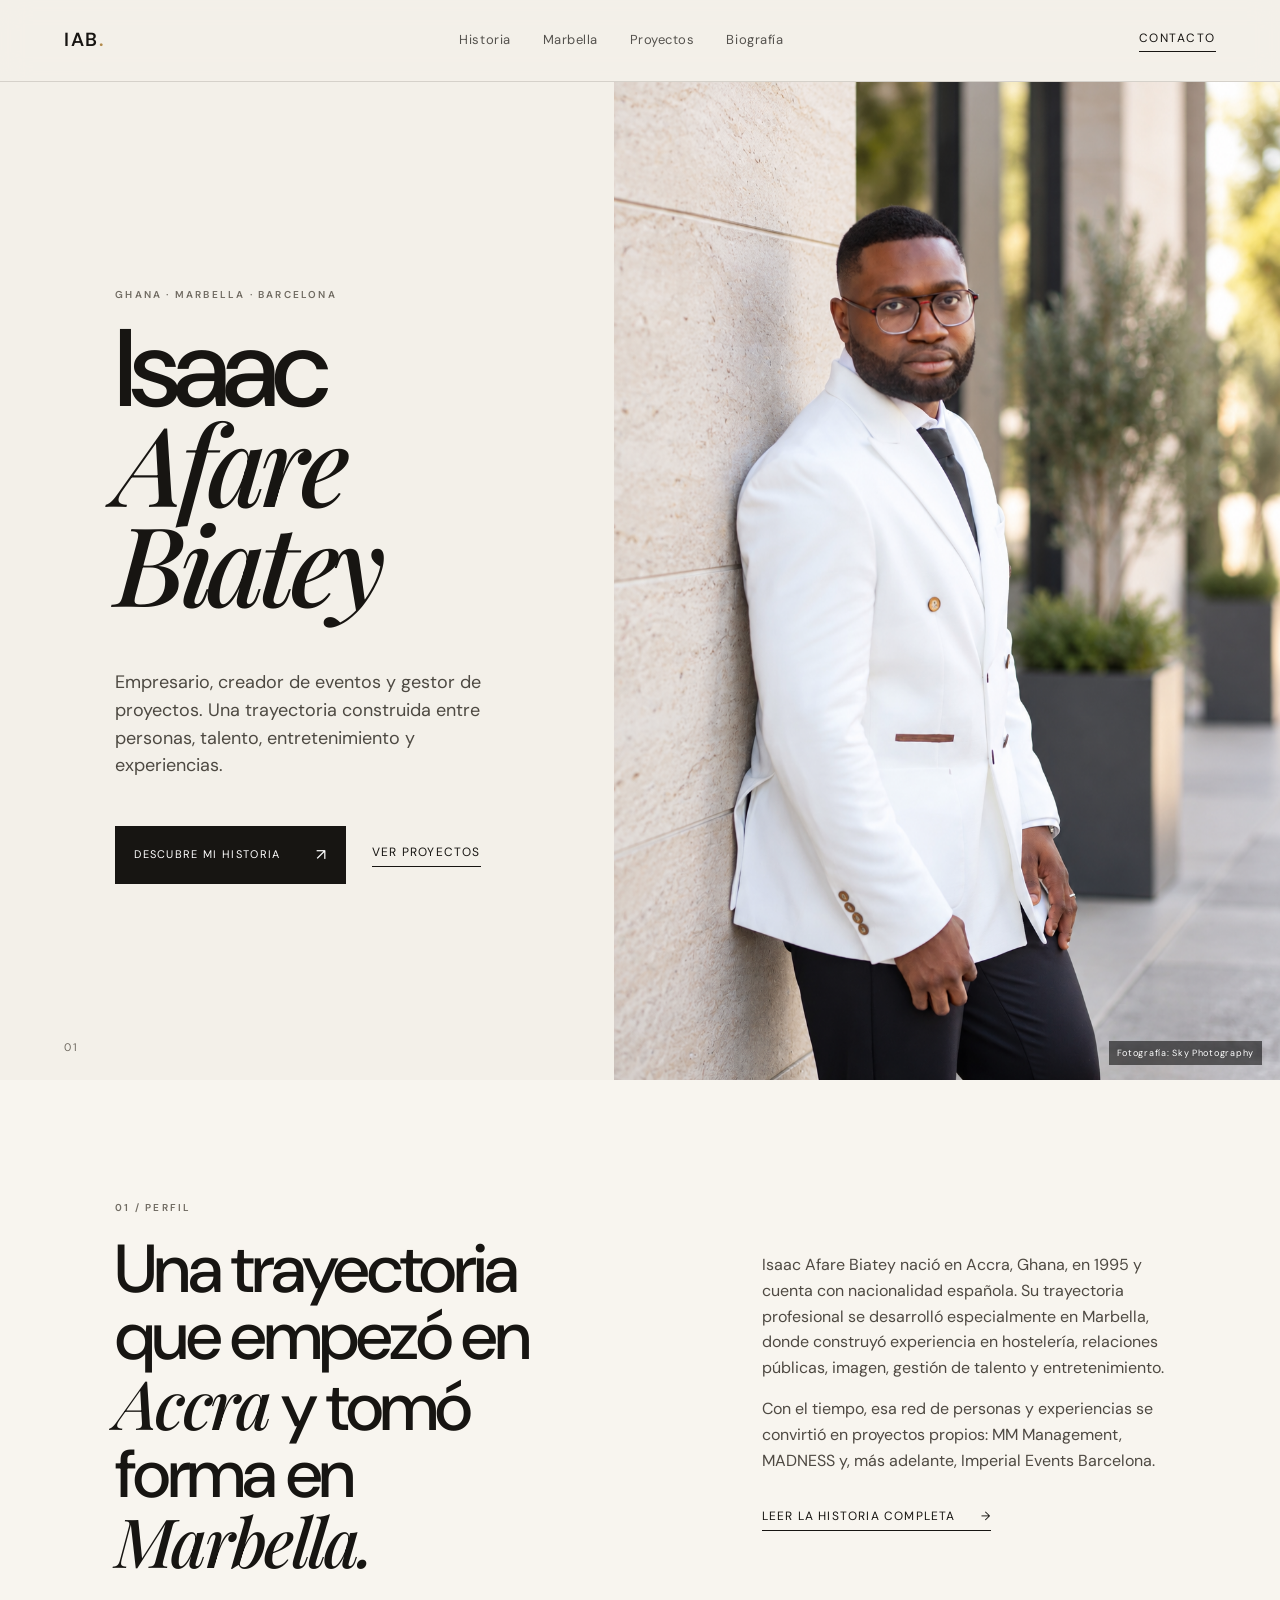
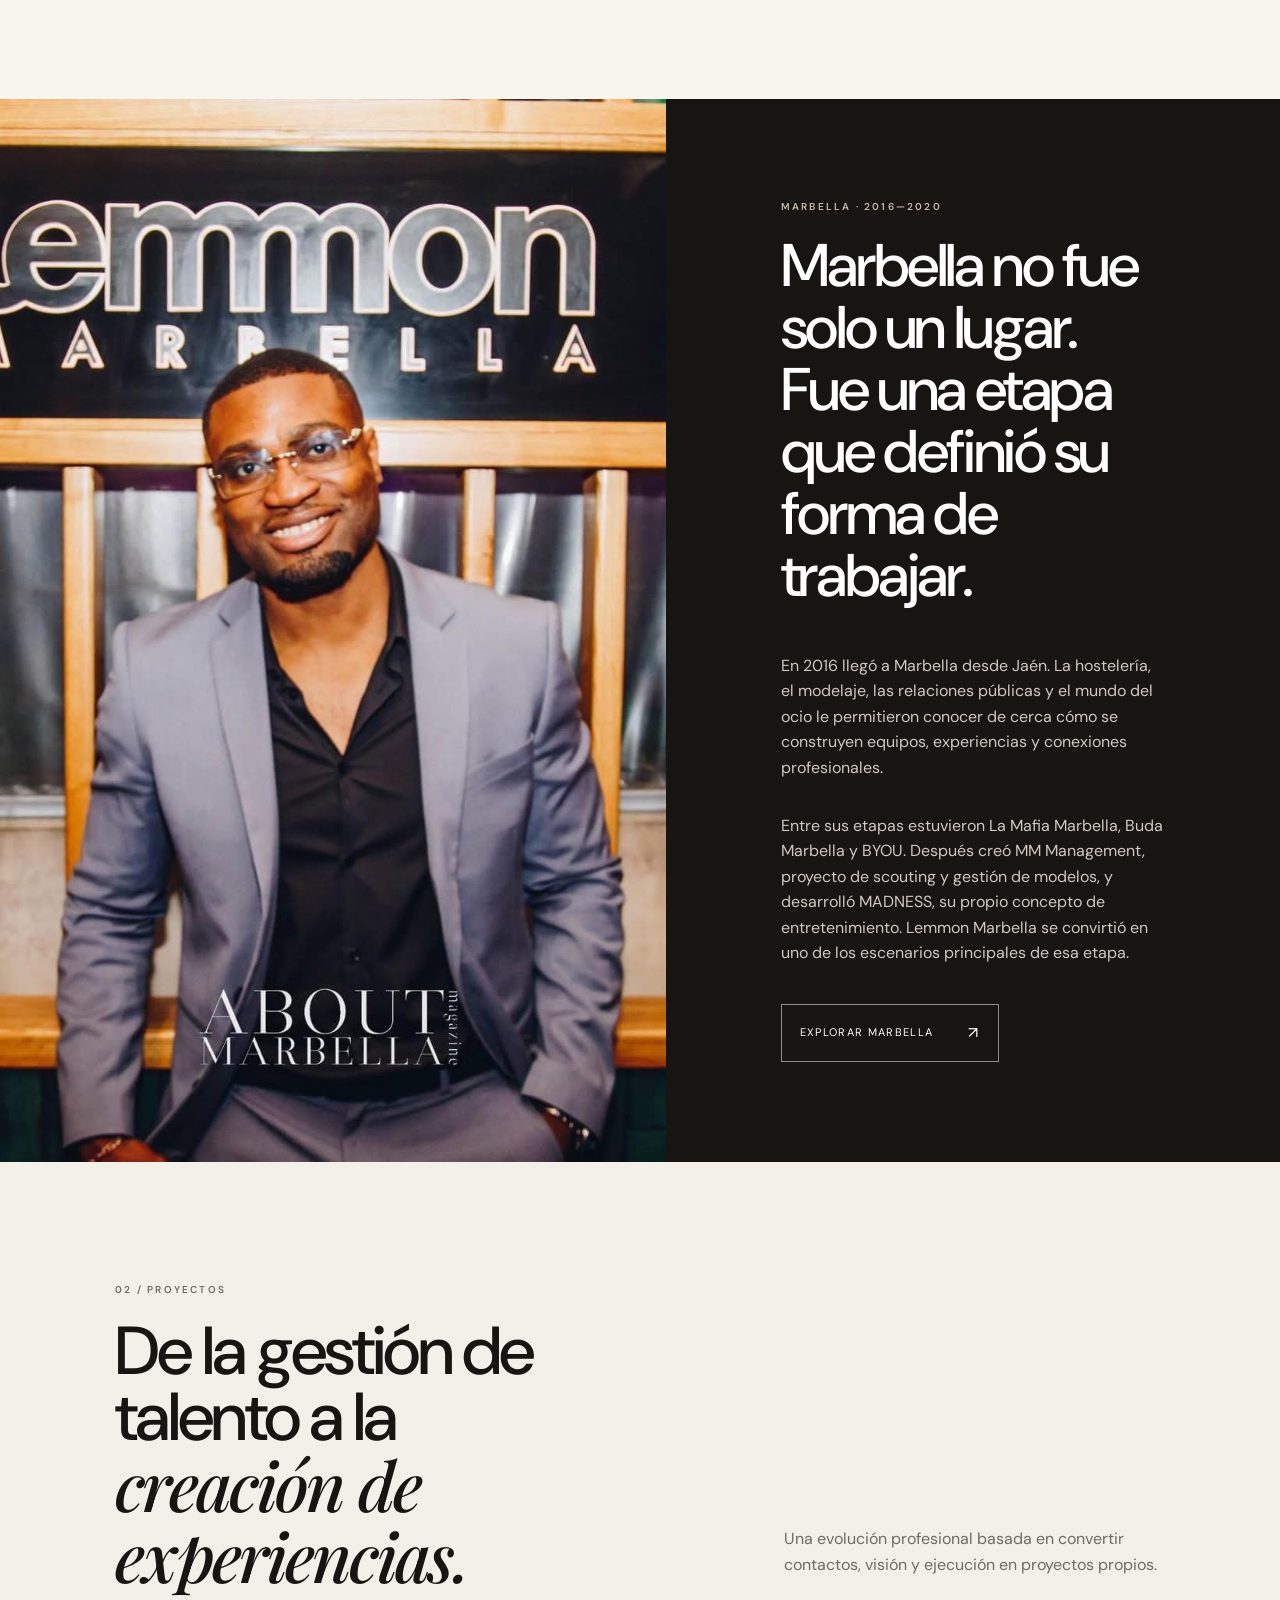
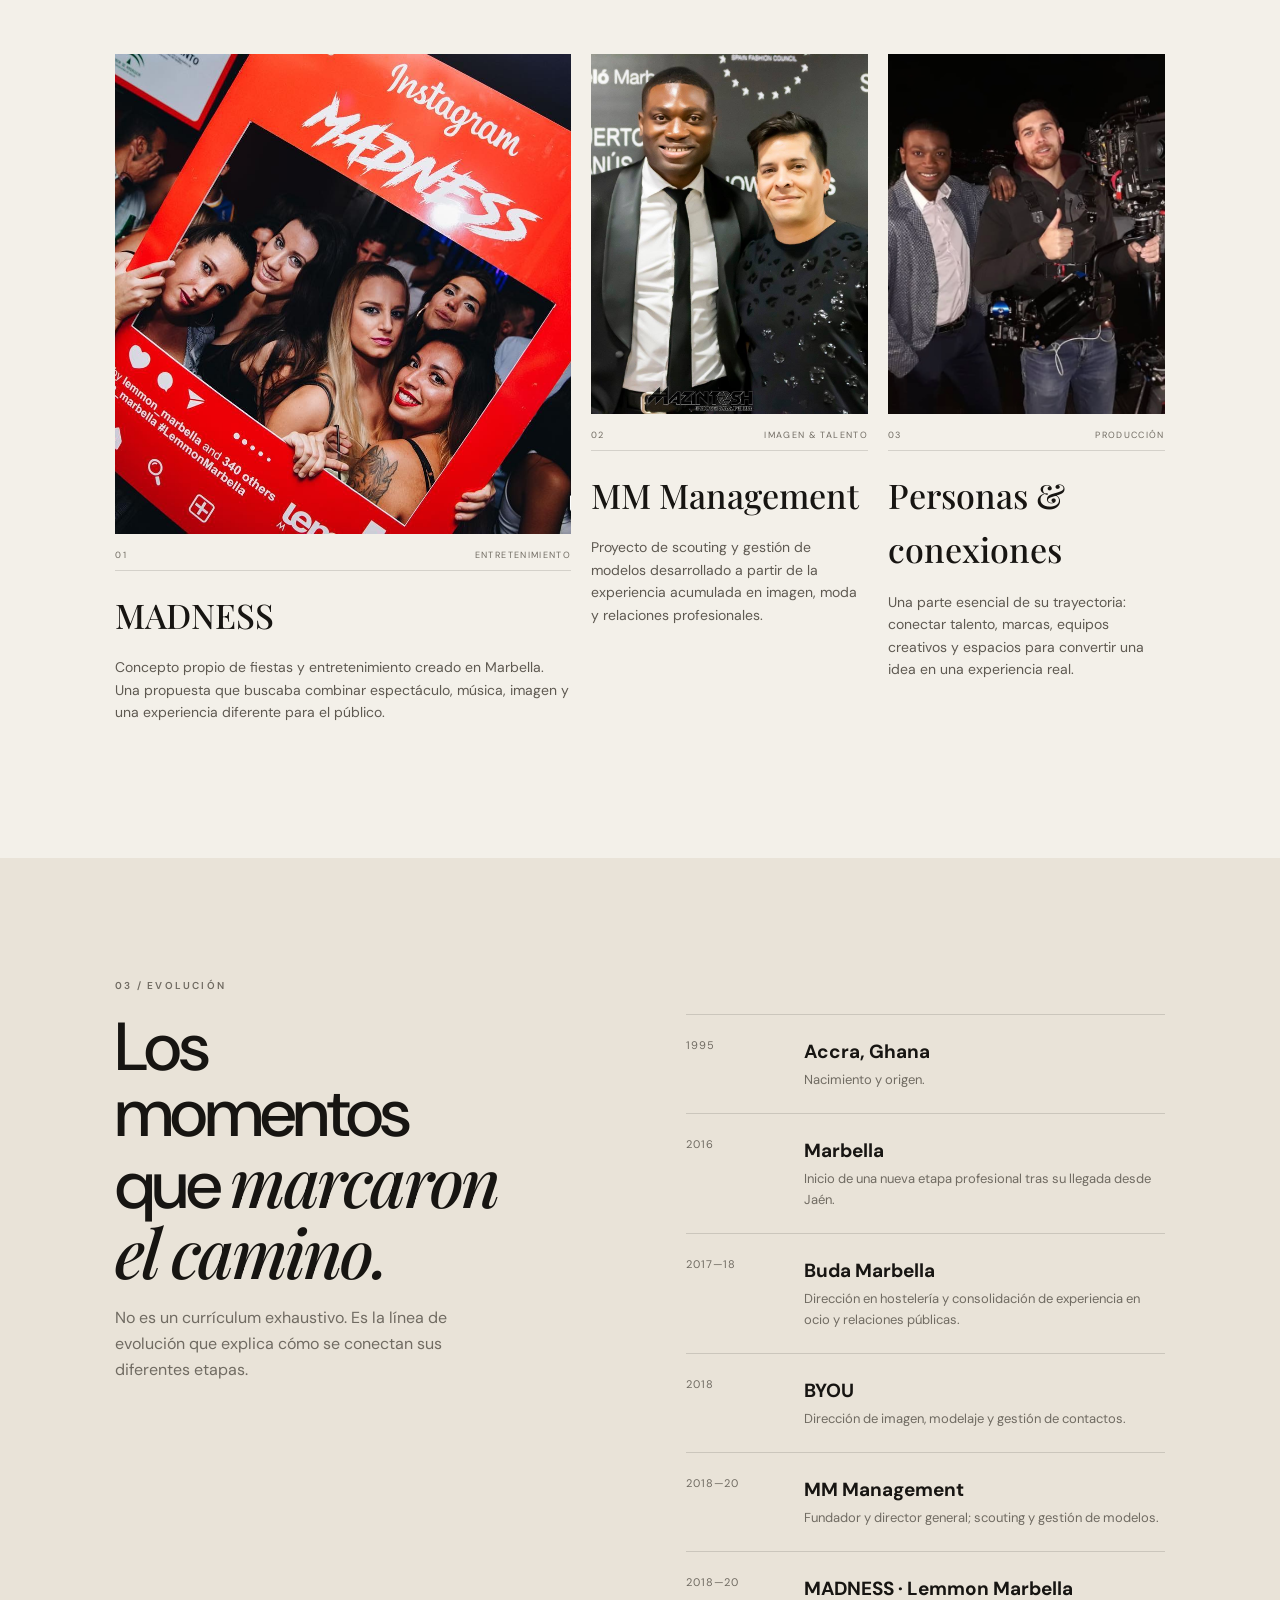
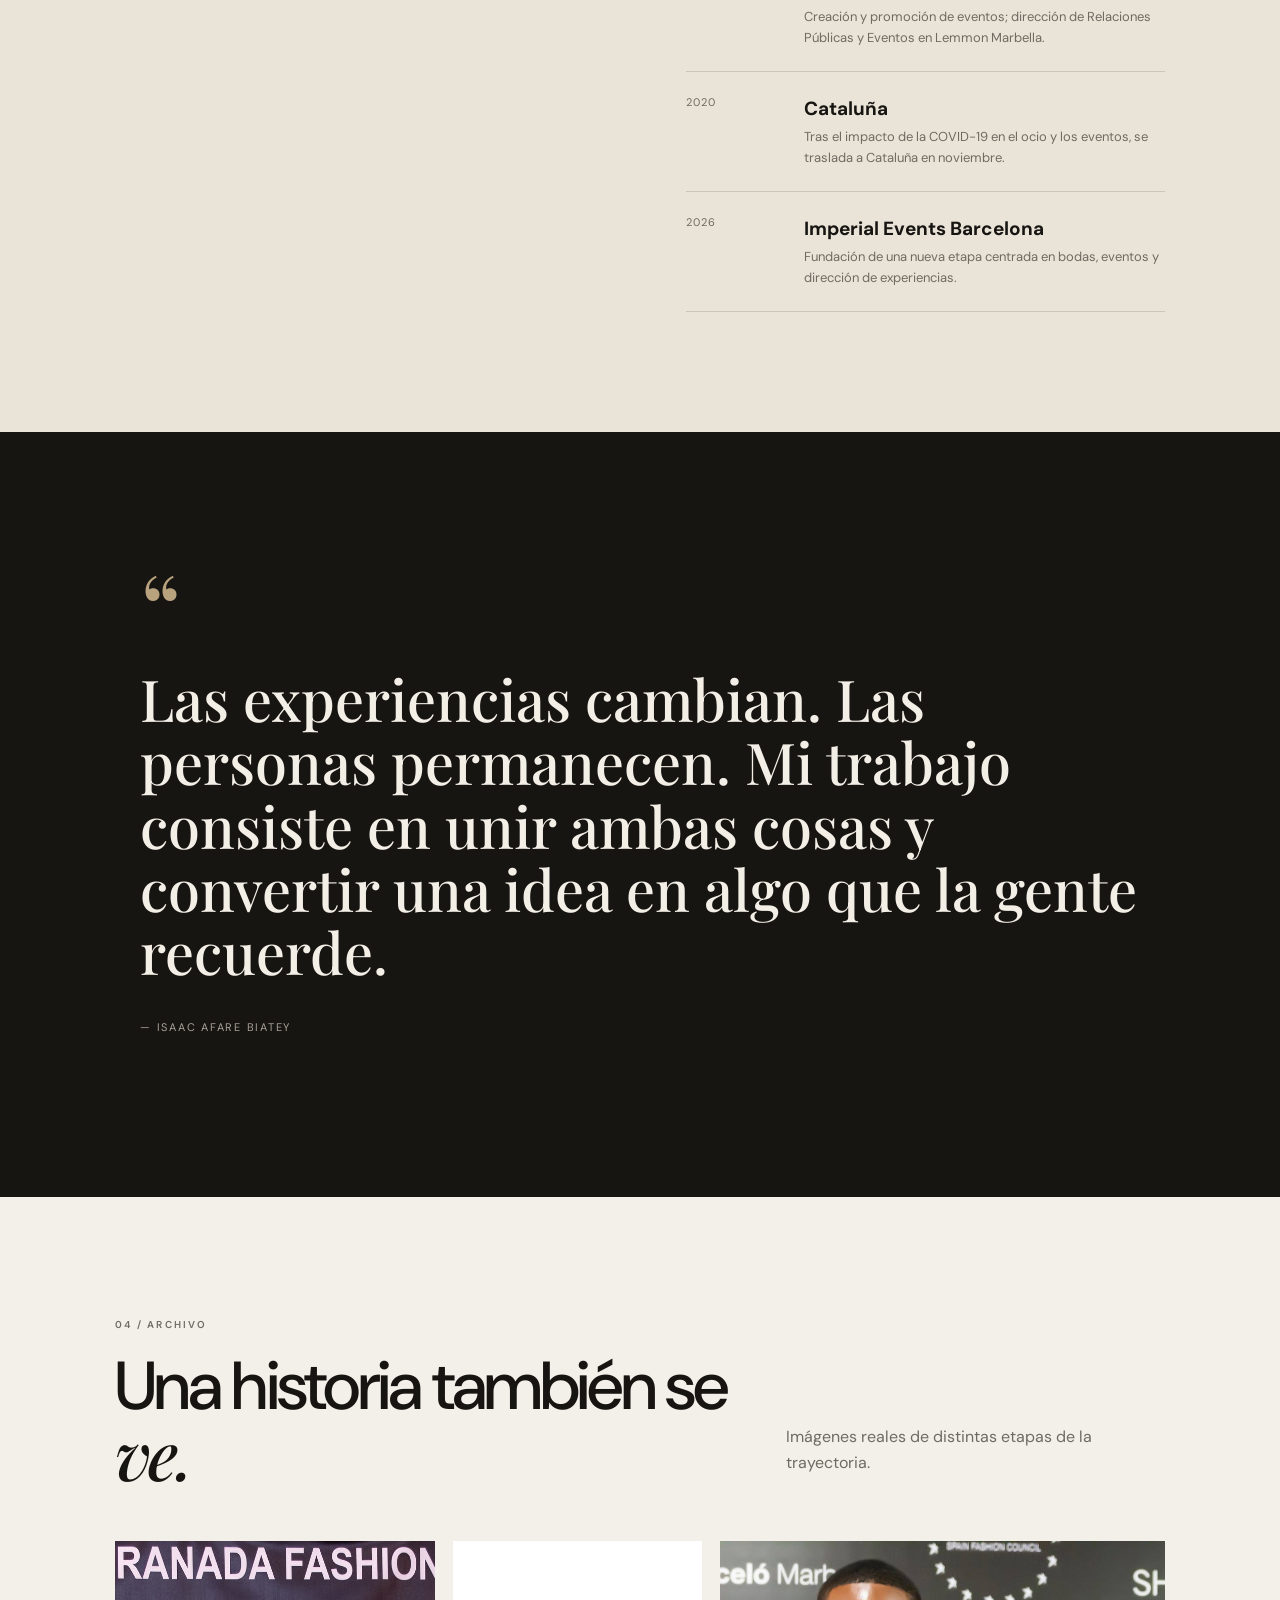
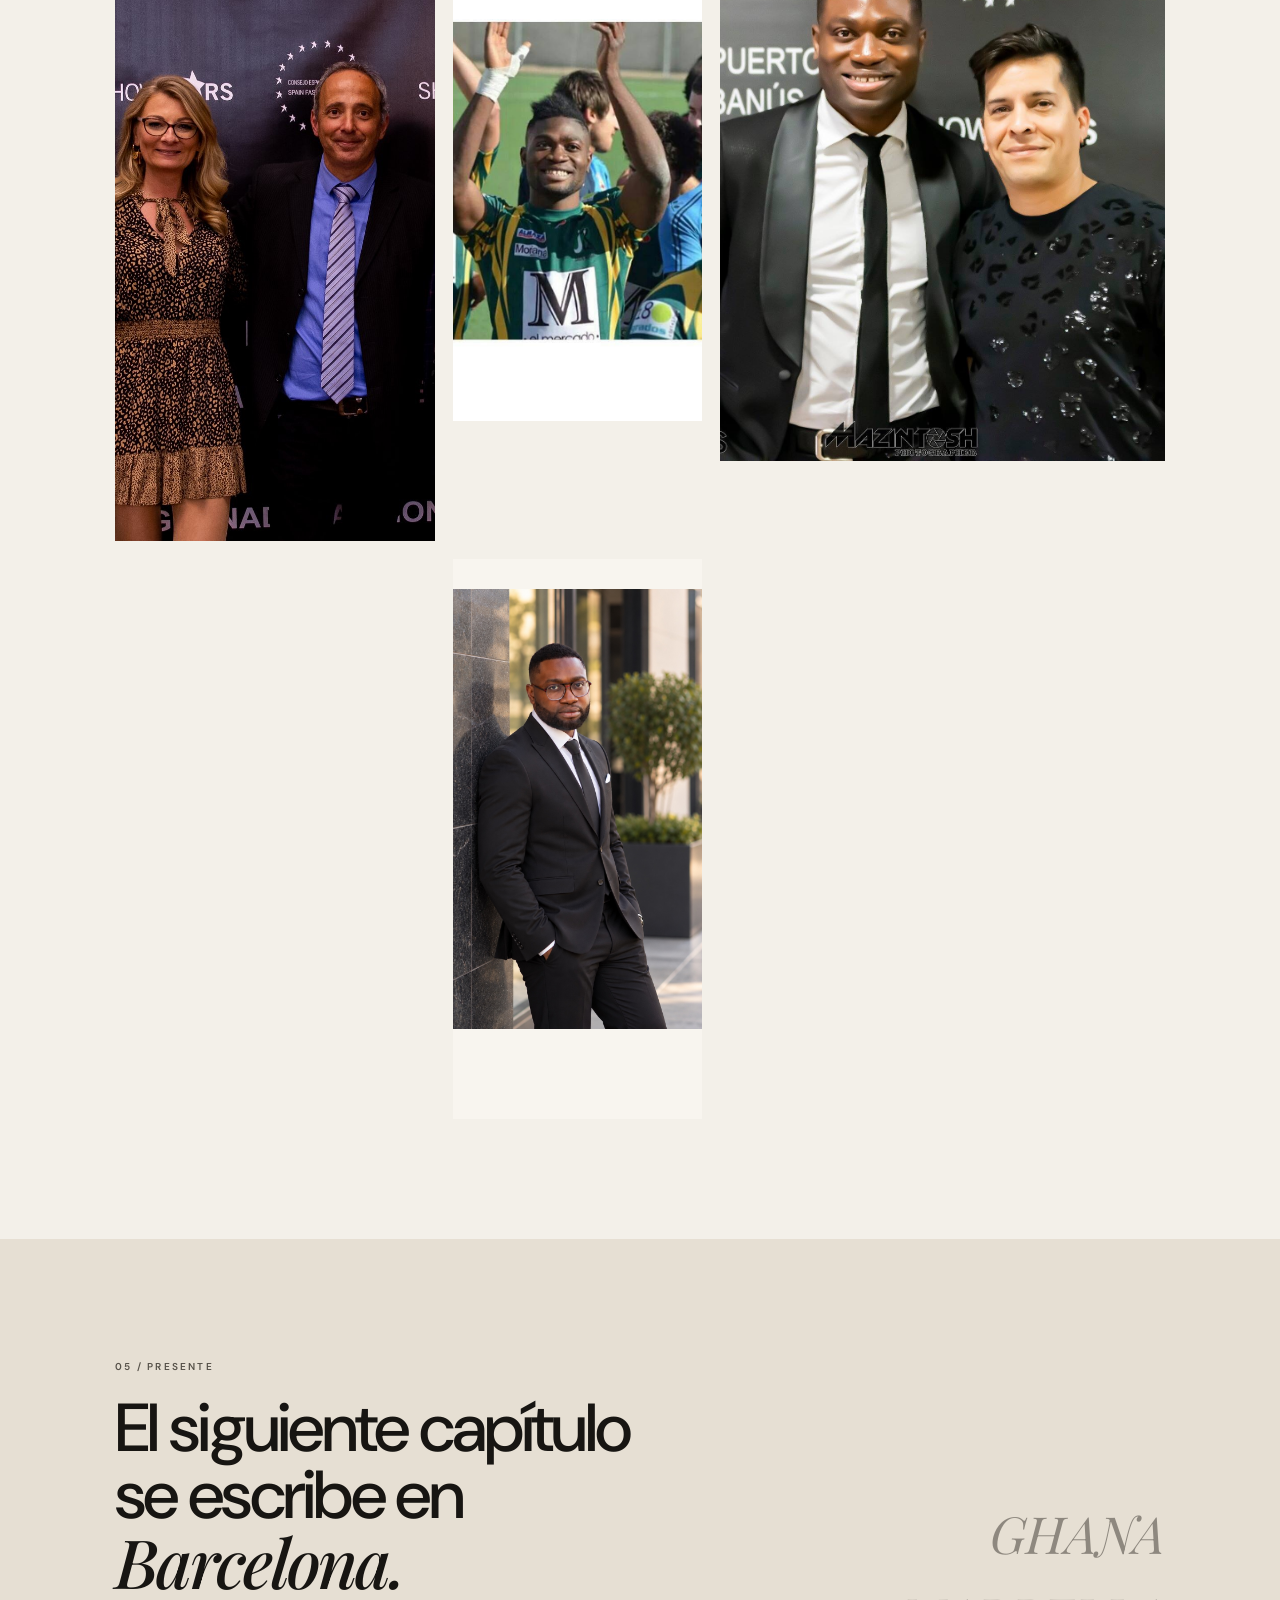
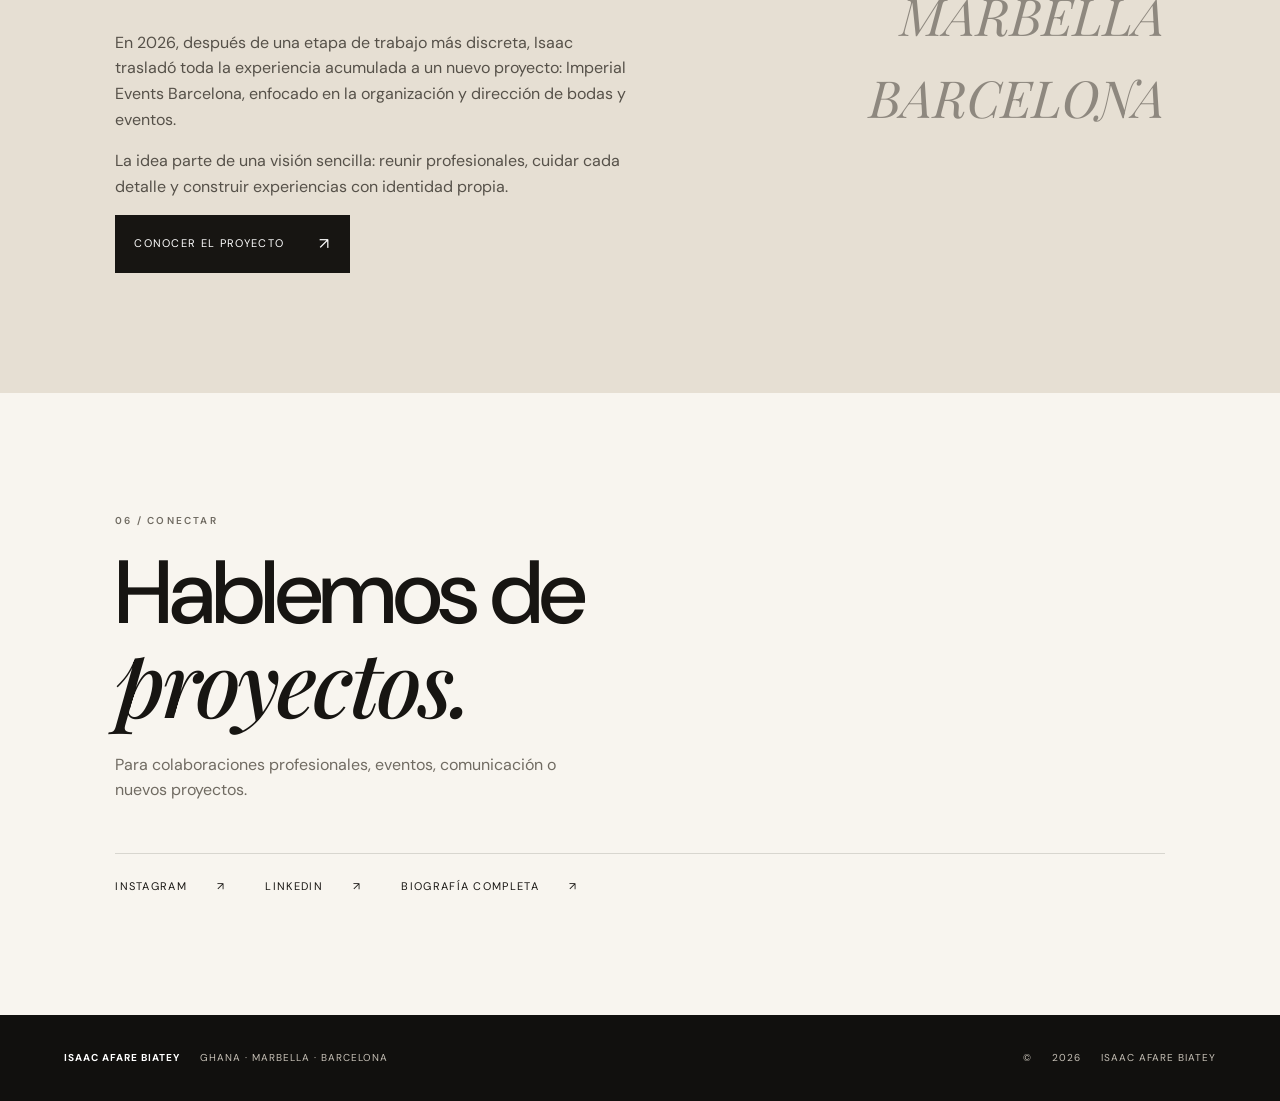
<file: index.html>
<!doctype html>
<html lang="es">
<head>
  <meta name="p:domain_verify" content="126ff70d31d299ab80c24d490839defb"/>
  <meta charset="utf-8">
  <meta name="viewport" content="width=device-width, initial-scale=1">
  <title>Isaac Afare Biatey | Empresario y creador de eventos</title>
  <meta name="description" content="Página oficial de Isaac Afare Biatey, empresario y creador de eventos. Trayectoria profesional entre Ghana, Marbella y Barcelona. Fundador de MADNESS e Imperial Events Barcelona.">
  <meta name="author" content="Isaac Afare Biatey">
  <meta name="theme-color" content="#11100e">
  <link rel="canonical" href="https://isaacafare.github.io/">
  <meta property="og:type" content="profile">
  <meta property="og:site_name" content="Isaac Afare Biatey">
  <meta property="og:title" content="Isaac Afare Biatey | Empresario y creador de eventos">
  <meta property="og:description" content="Página oficial de Isaac Afare Biatey. Trayectoria entre Ghana, Marbella y Barcelona; MADNESS, MM Management e Imperial Events Barcelona.">
  <meta property="og:url" content="https://isaacafare.github.io/">
  <meta property="og:image" content="https://isaacafare.github.io/assets/images/isaac-hero.png">
  <meta property="og:image:alt" content="Isaac Afare Biatey con traje blanco">
  <meta name="twitter:card" content="summary_large_image">
  <meta name="twitter:title" content="Isaac Afare Biatey | Empresario y creador de eventos">
  <meta name="twitter:description" content="Página oficial de Isaac Afare Biatey, empresario y creador de eventos.">
  <meta name="twitter:image" content="https://isaacafare.github.io/assets/images/isaac-hero.png">
  <link rel="stylesheet" href="styles.css">
  <script type="application/ld+json">
  {
    "@context":"https://schema.org",
    "@type":"ProfilePage",
    "@id":"https://isaacafare.github.io/#profile",
    "url":"https://isaacafare.github.io/",
    "name":"Isaac Afare Biatey | Empresario y creador de eventos",
    "description":"Página oficial de Isaac Afare Biatey, empresario y creador de eventos. Trayectoria profesional entre Ghana, Marbella y Barcelona. Fundador de MADNESS e Imperial Events Barcelona.",
    "mainEntity":{
      "@type":"Person",
      "@id":"https://isaacafare.github.io/#person",
      "name":"Isaac Afare Biatey",
      "url":"https://isaacafare.github.io/",
      "image":"https://isaacafare.github.io/assets/images/isaac-hero.png",
      "jobTitle":"Empresario y creador de eventos",
      "description":"Empresario y creador de eventos con una trayectoria profesional desarrollada entre Ghana, Marbella y Barcelona.",
      "birthPlace":{"@type":"Place","name":"Accra, Ghana"},
      "nationality":{"@type":"Country","name":"España"},
      "sameAs":[
        "https://es.linkedin.com/in/isaac-afare-biatey-a5a4b4178",
        "https://www.instagram.com/isaacafareofficial/",
        "https://es.pinterest.com/afarebiatey/"
      ]
    }
  }
  </script>
</head>

<body>
  <header class="site-header">
    <a class="brand" href="index.html" aria-label="Isaac Afare Biatey, inicio">IAB<span>.</span></a>
    <nav aria-label="Navegación principal">
      <a href="#historia">Historia</a>
      <a href="#marbella">Marbella</a>
      <a href="#proyectos">Proyectos</a>
      <a href="biografia.html">Biografía</a>
    </nav>
    <a class="nav-cta" href="#contacto">Contacto</a>
  </header>

  <main>
    <section class="hero">
      <div class="hero-copy reveal">
        <p class="eyebrow">GHANA · MARBELLA · BARCELONA</p>
        <h1>Isaac<br><em>Afare Biatey</em></h1>
        <p class="hero-lead">Empresario, creador de eventos y gestor de proyectos. Una trayectoria construida entre personas, talento, entretenimiento y experiencias.</p>
        <div class="hero-actions">
          <a class="button button-dark" href="biografia.html">Descubre mi historia <span>↗</span></a>
          <a class="text-link" href="#proyectos">Ver proyectos</a>
        </div>
      </div>
      <div class="hero-photo reveal">
        <img src="assets/images/isaac-hero.png" alt="Isaac Afare Biatey con traje blanco y corbata negra" fetchpriority="high">
        <div class="photo-credit">Fotografía: Sky Photography</div>
      </div>
      <div class="hero-mark">01</div>
    </section>

    <section class="intro section" id="historia">
      <div class="section-kicker">01 / PERFIL</div>
      <div class="intro-grid">
        <h2>Una trayectoria que empezó en <span>Accra</span> y tomó forma en <span>Marbella.</span></h2>
        <div>
          <p>Isaac Afare Biatey nació en Accra, Ghana, en 1995 y cuenta con nacionalidad española. Su trayectoria profesional se desarrolló especialmente en Marbella, donde construyó experiencia en hostelería, relaciones públicas, imagen, gestión de talento y entretenimiento.</p>
          <p>Con el tiempo, esa red de personas y experiencias se convirtió en proyectos propios: MM Management, MADNESS y, más adelante, Imperial Events Barcelona.</p>
          <a class="arrow-link" href="biografia.html">Leer la historia completa <span>→</span></a>
        </div>
      </div>
    </section>

    <section class="marbella-feature" id="marbella">
      <div class="feature-image">
        <img src="assets/images/lemmon-marbella.jpeg" alt="Isaac Afare Biatey en Lemmon Marbella">
      </div>
      <div class="feature-copy">
        <p class="eyebrow light">MARBELLA · 2016—2020</p>
        <h2>Marbella no fue solo un lugar. Fue una etapa que definió su forma de trabajar.</h2>
        <p>En 2016 llegó a Marbella desde Jaén. La hostelería, el modelaje, las relaciones públicas y el mundo del ocio le permitieron conocer de cerca cómo se construyen equipos, experiencias y conexiones profesionales.</p>
        <p>Entre sus etapas estuvieron La Mafia Marbella, Buda Marbella y BYOU. Después creó MM Management, proyecto de scouting y gestión de modelos, y desarrolló MADNESS, su propio concepto de entretenimiento. Lemmon Marbella se convirtió en uno de los escenarios principales de esa etapa.</p>
        <a class="button button-light" href="biografia.html#marbella">Explorar Marbella <span>↗</span></a>
      </div>
    </section>

    <section class="projects section" id="proyectos">
      <div class="section-kicker">02 / PROYECTOS</div>
      <div class="section-heading">
        <h2>De la gestión de talento a la <em>creación de experiencias.</em></h2>
        <p>Una evolución profesional basada en convertir contactos, visión y ejecución en proyectos propios.</p>
      </div>
      <div class="project-grid">
        <article class="project-card project-card-large">
          <div class="project-image"><img src="assets/images/madness.jpeg" alt="MADNESS en Lemmon Marbella con identidad visual del evento"></div>
          <div class="project-meta"><span>01</span><span>ENTRETENIMIENTO</span></div>
          <h3>MADNESS</h3>
          <p>Concepto propio de fiestas y entretenimiento creado en Marbella. Una propuesta que buscaba combinar espectáculo, música, imagen y una experiencia diferente para el público.</p>
        </article>
        <article class="project-card">
          <div class="project-image"><img src="assets/images/puerto-banus-fashion-week.jpeg" alt="Isaac Afare Biatey en Puerto Banús Fashion Week"></div>
          <div class="project-meta"><span>02</span><span>IMAGEN & TALENTO</span></div>
          <h3>MM Management</h3>
          <p>Proyecto de scouting y gestión de modelos desarrollado a partir de la experiencia acumulada en imagen, moda y relaciones profesionales.</p>
        </article>
        <article class="project-card">
          <div class="project-image"><img src="assets/images/film-crew.jpeg" alt="Isaac Afare Biatey junto a un equipo de producción audiovisual"></div>
          <div class="project-meta"><span>03</span><span>PRODUCCIÓN</span></div>
          <h3>Personas & conexiones</h3>
          <p>Una parte esencial de su trayectoria: conectar talento, marcas, equipos creativos y espacios para convertir una idea en una experiencia real.</p>
        </article>
      </div>
    </section>

    <section class="timeline section">
      <div class="section-kicker">03 / EVOLUCIÓN</div>
      <div class="timeline-grid">
        <div>
          <h2>Los momentos que <em>marcaron el camino.</em></h2>
          <p class="muted">No es un currículum exhaustivo. Es la línea de evolución que explica cómo se conectan sus diferentes etapas.</p>
        </div>
        <div class="timeline-list">
          <div class="timeline-item"><span>1995</span><div><h3>Accra, Ghana</h3><p>Nacimiento y origen.</p></div></div>
          <div class="timeline-item"><span>2016</span><div><h3>Marbella</h3><p>Inicio de una nueva etapa profesional tras su llegada desde Jaén.</p></div></div>
          <div class="timeline-item"><span>2017—18</span><div><h3>Buda Marbella</h3><p>Dirección en hostelería y consolidación de experiencia en ocio y relaciones públicas.</p></div></div>
          <div class="timeline-item"><span>2018</span><div><h3>BYOU</h3><p>Dirección de imagen, modelaje y gestión de contactos.</p></div></div>
          <div class="timeline-item"><span>2018—20</span><div><h3>MM Management</h3><p>Fundador y director general; scouting y gestión de modelos.</p></div></div>
          <div class="timeline-item"><span>2018—20</span><div><h3>MADNESS · Lemmon Marbella</h3><p>Creación y promoción de eventos; dirección de Relaciones Públicas y Eventos en Lemmon Marbella.</p></div></div>
          <div class="timeline-item"><span>2020</span><div><h3>Cataluña</h3><p>Tras el impacto de la COVID-19 en el ocio y los eventos, se traslada a Cataluña en noviembre.</p></div></div>
          <div class="timeline-item"><span>2026</span><div><h3>Imperial Events Barcelona</h3><p>Fundación de una nueva etapa centrada en bodas, eventos y dirección de experiencias.</p></div></div>
        </div>
      </div>
    </section>

    <section class="quote-section">
      <div class="quote-inner">
        <p class="quote-mark">“</p>
        <blockquote>Las experiencias cambian. Las personas permanecen. Mi trabajo consiste en unir ambas cosas y convertir una idea en algo que la gente recuerde.</blockquote>
        <p class="quote-author">— Isaac Afare Biatey</p>
      </div>
    </section>

    <section class="gallery section">
      <div class="section-kicker">04 / ARCHIVO</div>
      <div class="gallery-head"><h2>Una historia también se <em>ve.</em></h2><p>Imágenes reales de distintas etapas de la trayectoria.</p></div>
      <div class="gallery-grid">
        <figure class="gallery-item tall"><img src="assets/images/granada-fashion-week.jpeg" alt="Isaac Afare Biatey en Granada Fashion Week"></figure>
        <figure class="gallery-item"><img src="assets/images/rugby.jpeg" alt="Isaac Afare Biatey durante su etapa deportiva"></figure>
        <figure class="gallery-item wide"><img src="assets/images/puerto-banus-fashion-week.jpeg" alt="Isaac Afare Biatey en Puerto Banús Fashion Week"></figure>
        <figure class="gallery-item professional-portrait"><img src="assets/images/isaac-professional-black-suit.jpeg" alt="Isaac Afare Biatey con traje negro en un retrato profesional"></figure>
      </div>
    </section>

    <section class="current section">
      <div class="current-copy">
        <p class="section-kicker">05 / PRESENTE</p>
        <h2>El siguiente capítulo se escribe en <em>Barcelona.</em></h2>
        <p>En 2026, después de una etapa de trabajo más discreta, Isaac trasladó toda la experiencia acumulada a un nuevo proyecto: Imperial Events Barcelona, enfocado en la organización y dirección de bodas y eventos.</p>
        <p>La idea parte de una visión sencilla: reunir profesionales, cuidar cada detalle y construir experiencias con identidad propia.</p>
        <a class="button button-dark" href="biografia.html#imperial">Conocer el proyecto <span>↗</span></a>
      </div>
      <div class="current-side"><span>GHANA</span><span>MARBELLA</span><span>BARCELONA</span></div>
    </section>

    <section class="contact section" id="contacto">
      <div class="section-kicker">06 / CONECTAR</div>
      <h2>Hablemos de <em>proyectos.</em></h2>
      <p>Para colaboraciones profesionales, eventos, comunicación o nuevos proyectos.</p>
      <div class="contact-links">
        <a href="https://www.instagram.com/isaacafareofficial/" target="_blank" rel="noopener noreferrer">Instagram <span>↗</span></a>
        <a href="https://es.linkedin.com/in/isaac-afare-biatey-a5a4b4178" target="_blank" rel="noopener noreferrer">LinkedIn <span>↗</span></a>
        <a href="biografia.html">Biografía completa <span>↗</span></a>
      </div>
    </section>
  </main>

  <footer class="footer">
    <div><strong>ISAAC AFARE BIATEY</strong><span>Ghana · Marbella · Barcelona</span></div>
    <div>© <span id="year"></span> Isaac Afare Biatey</div>
  </footer>
  <script src="script.js"></script>
</body>
</html>
</file>
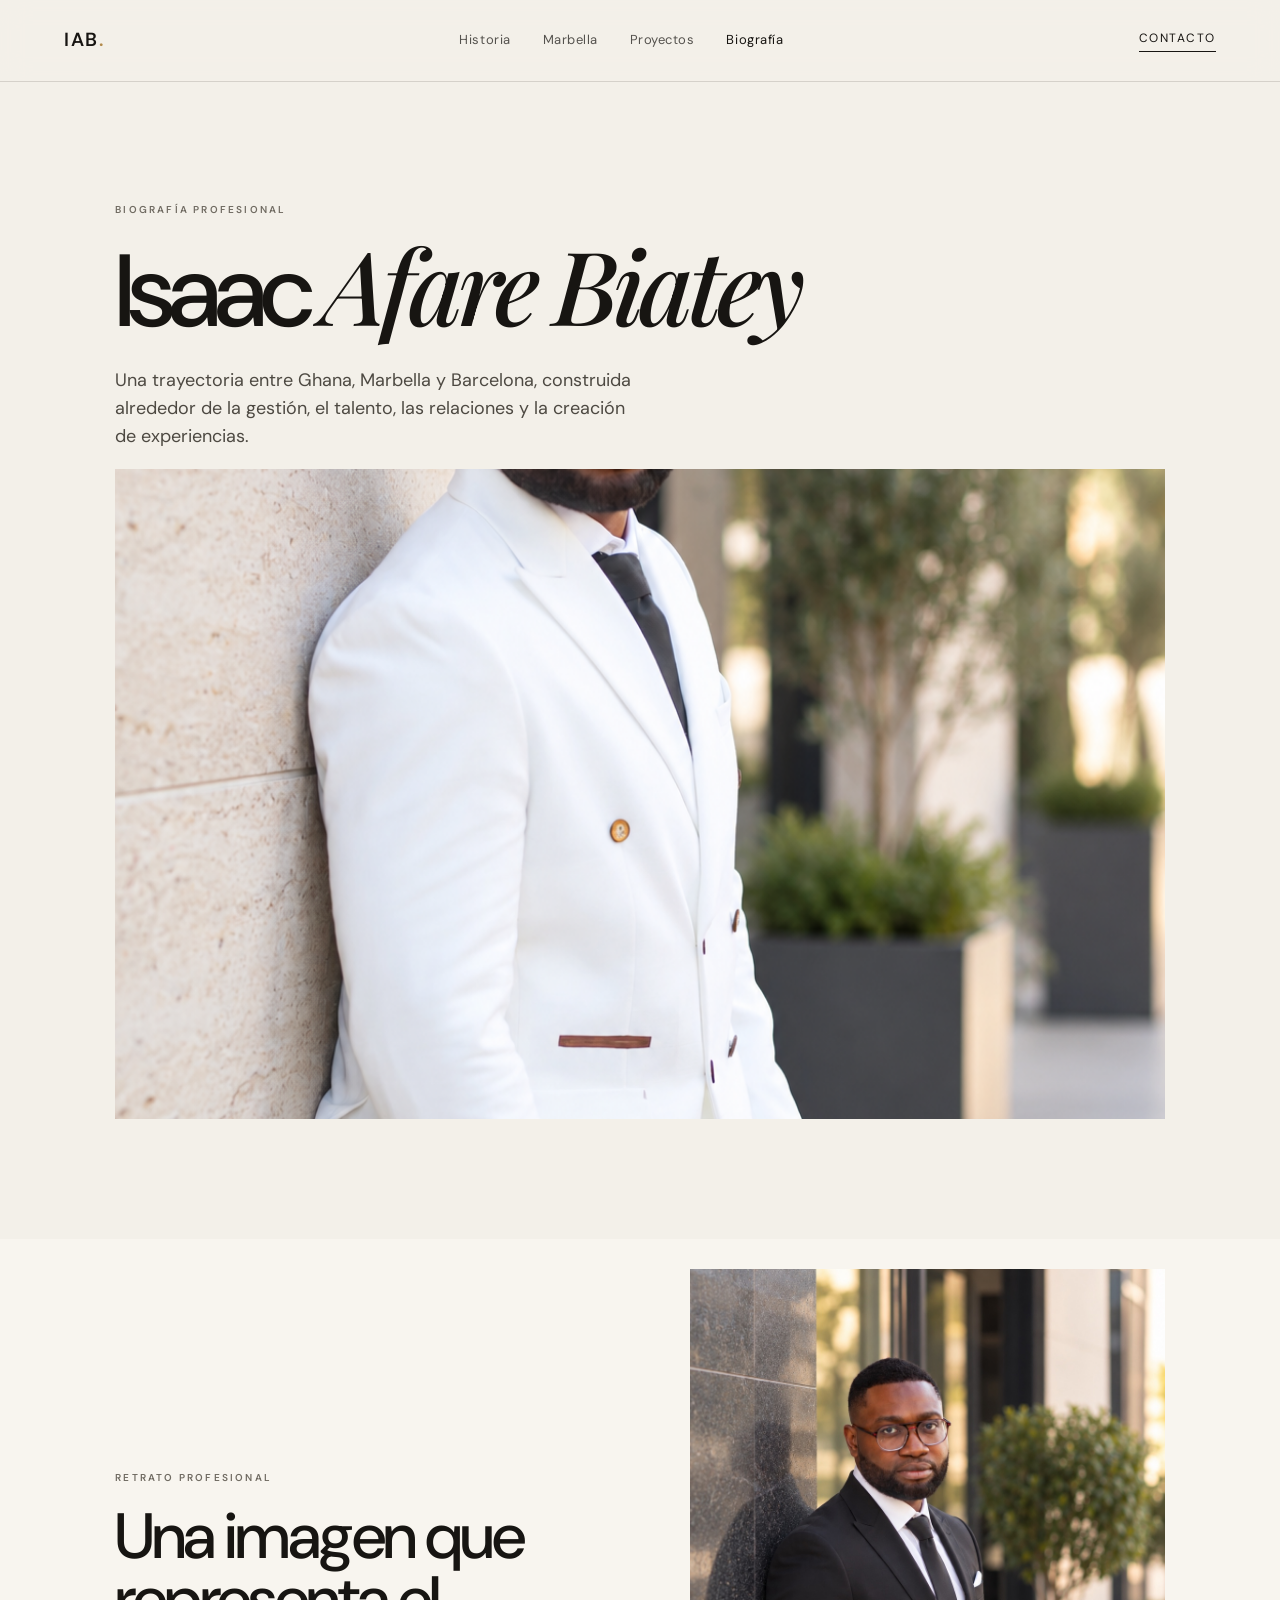
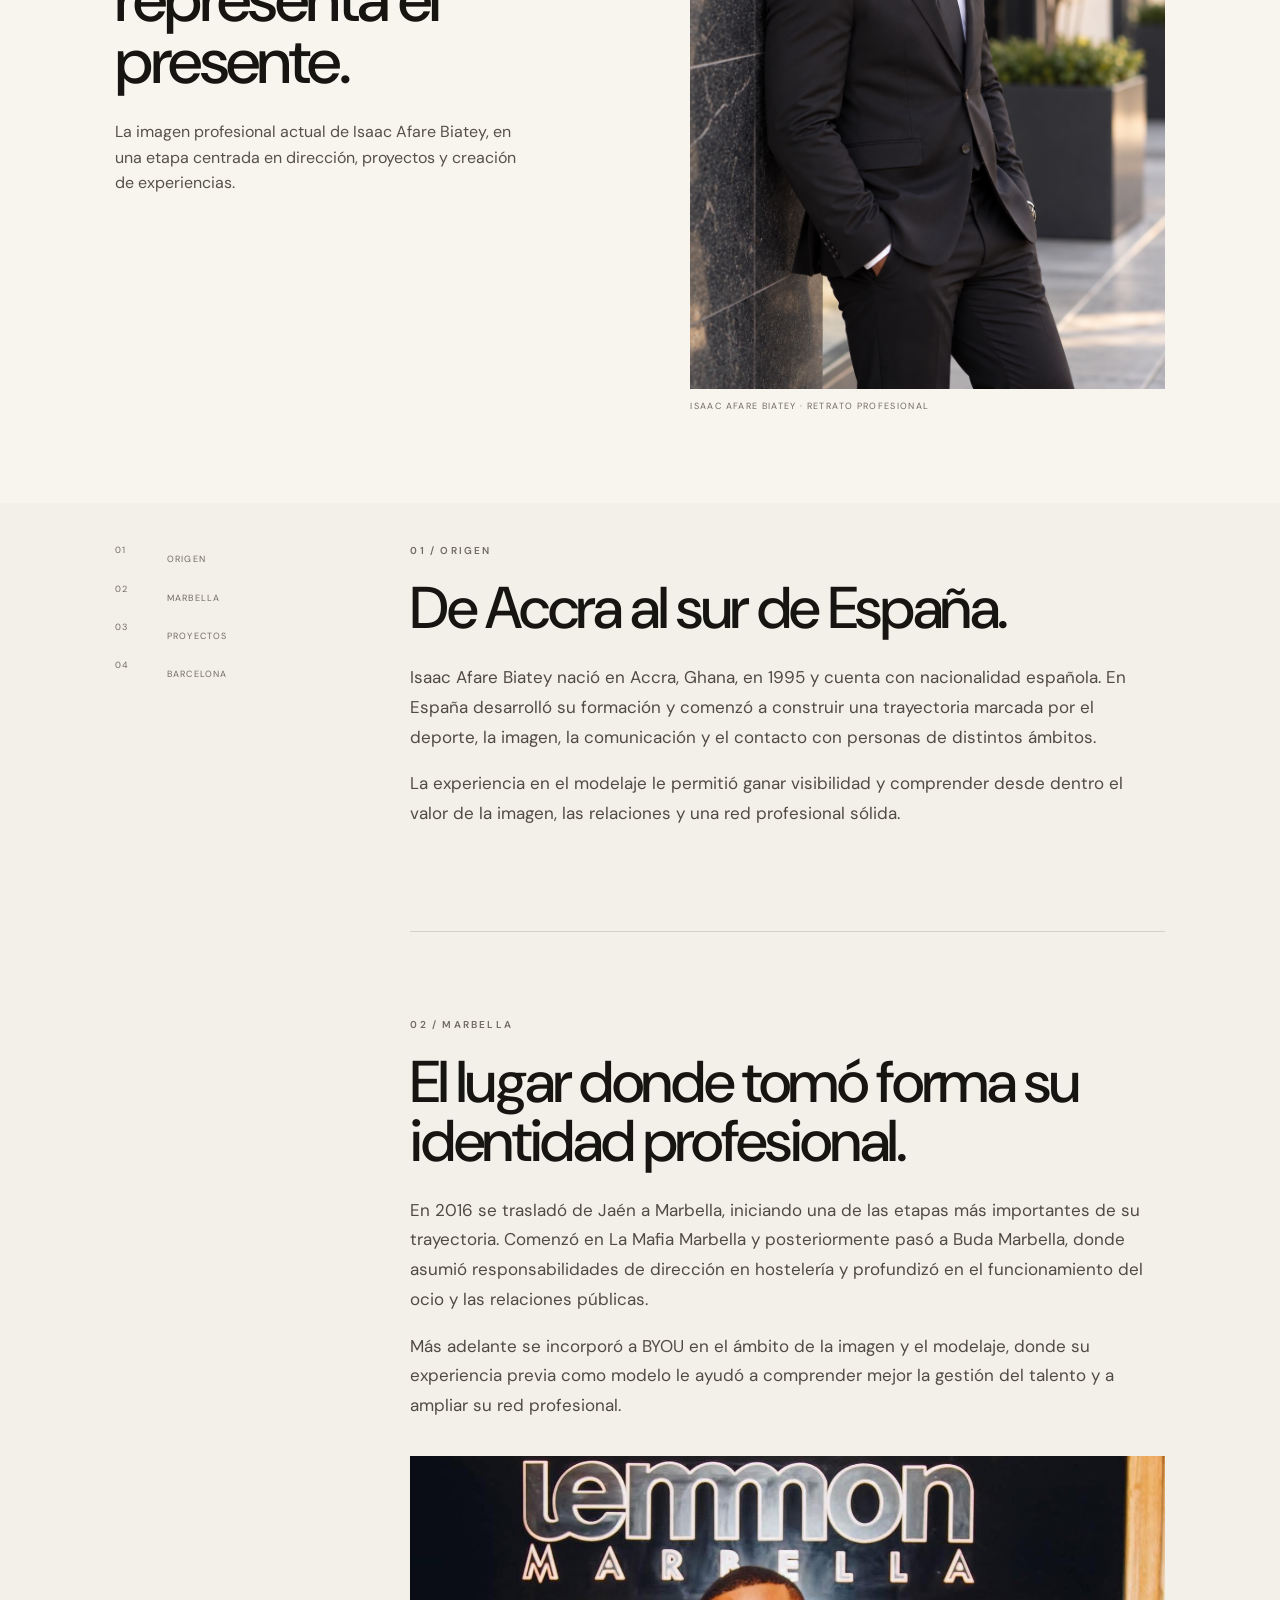
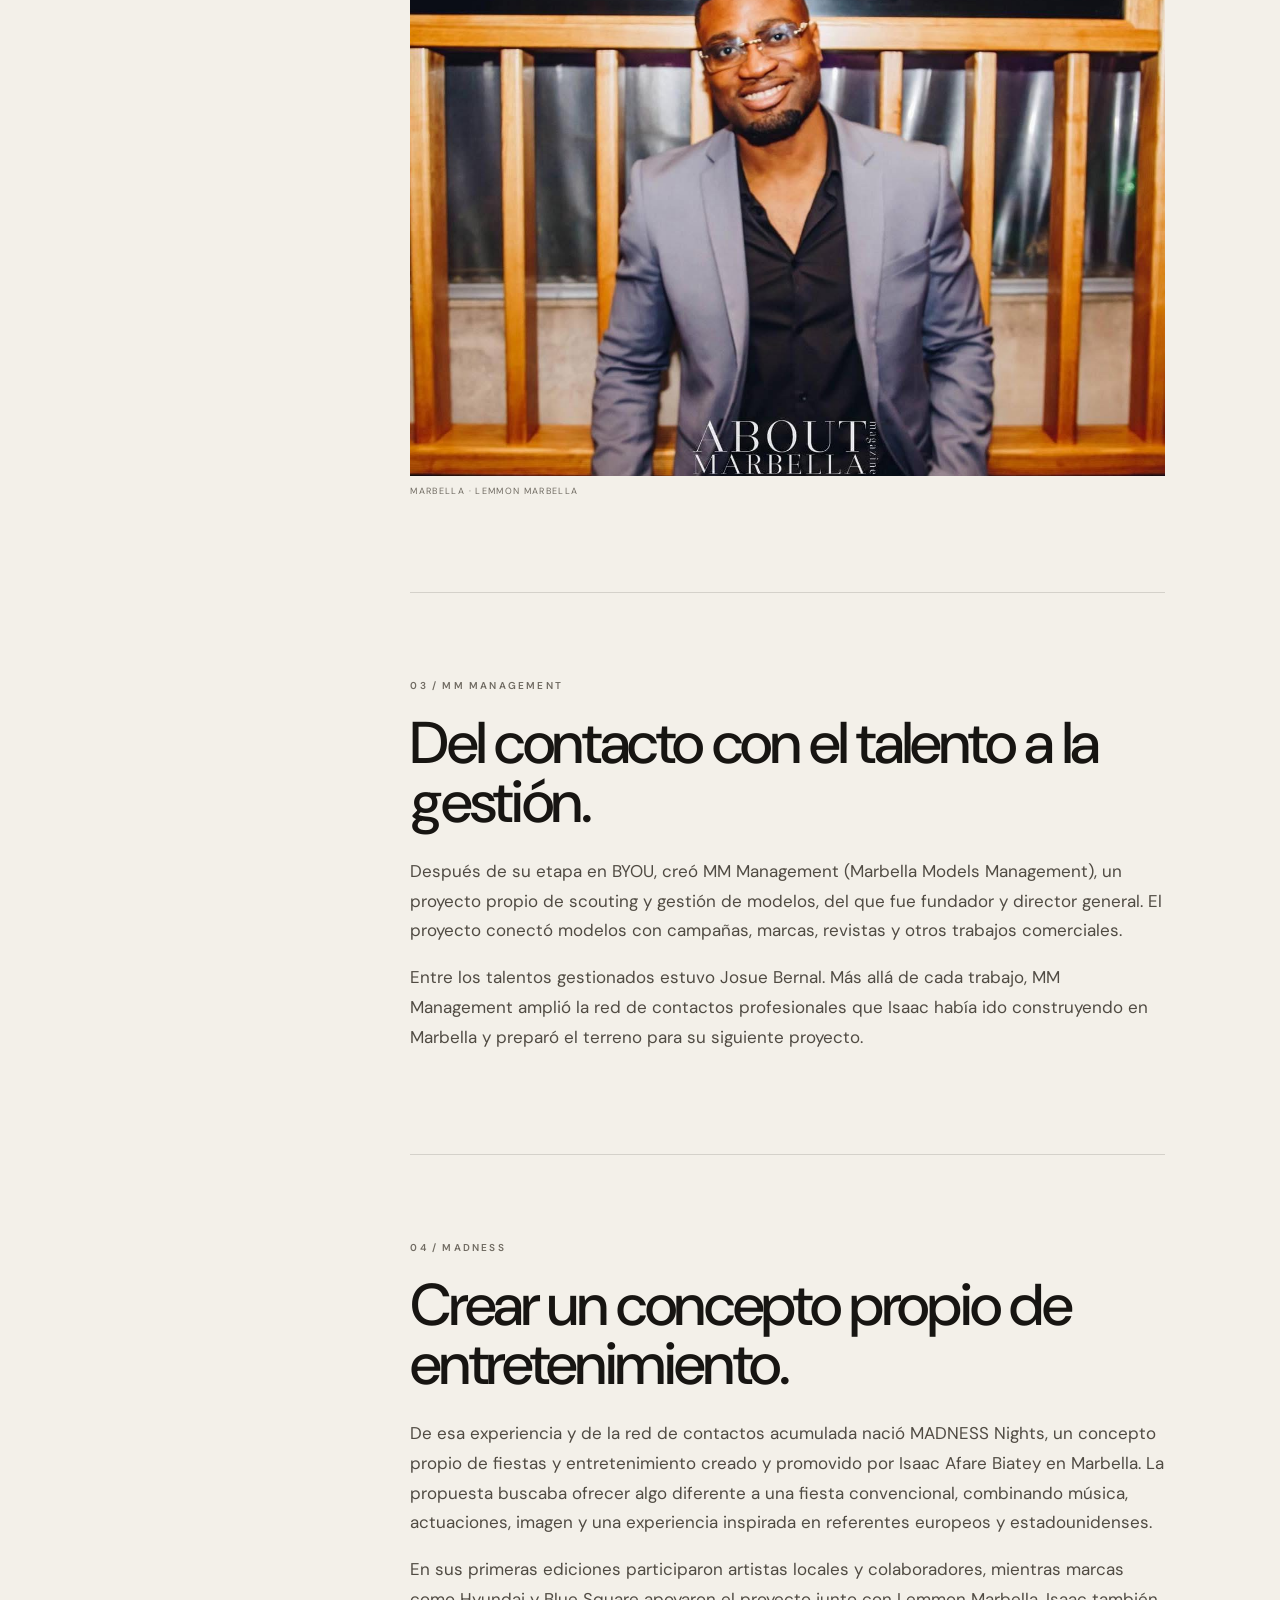
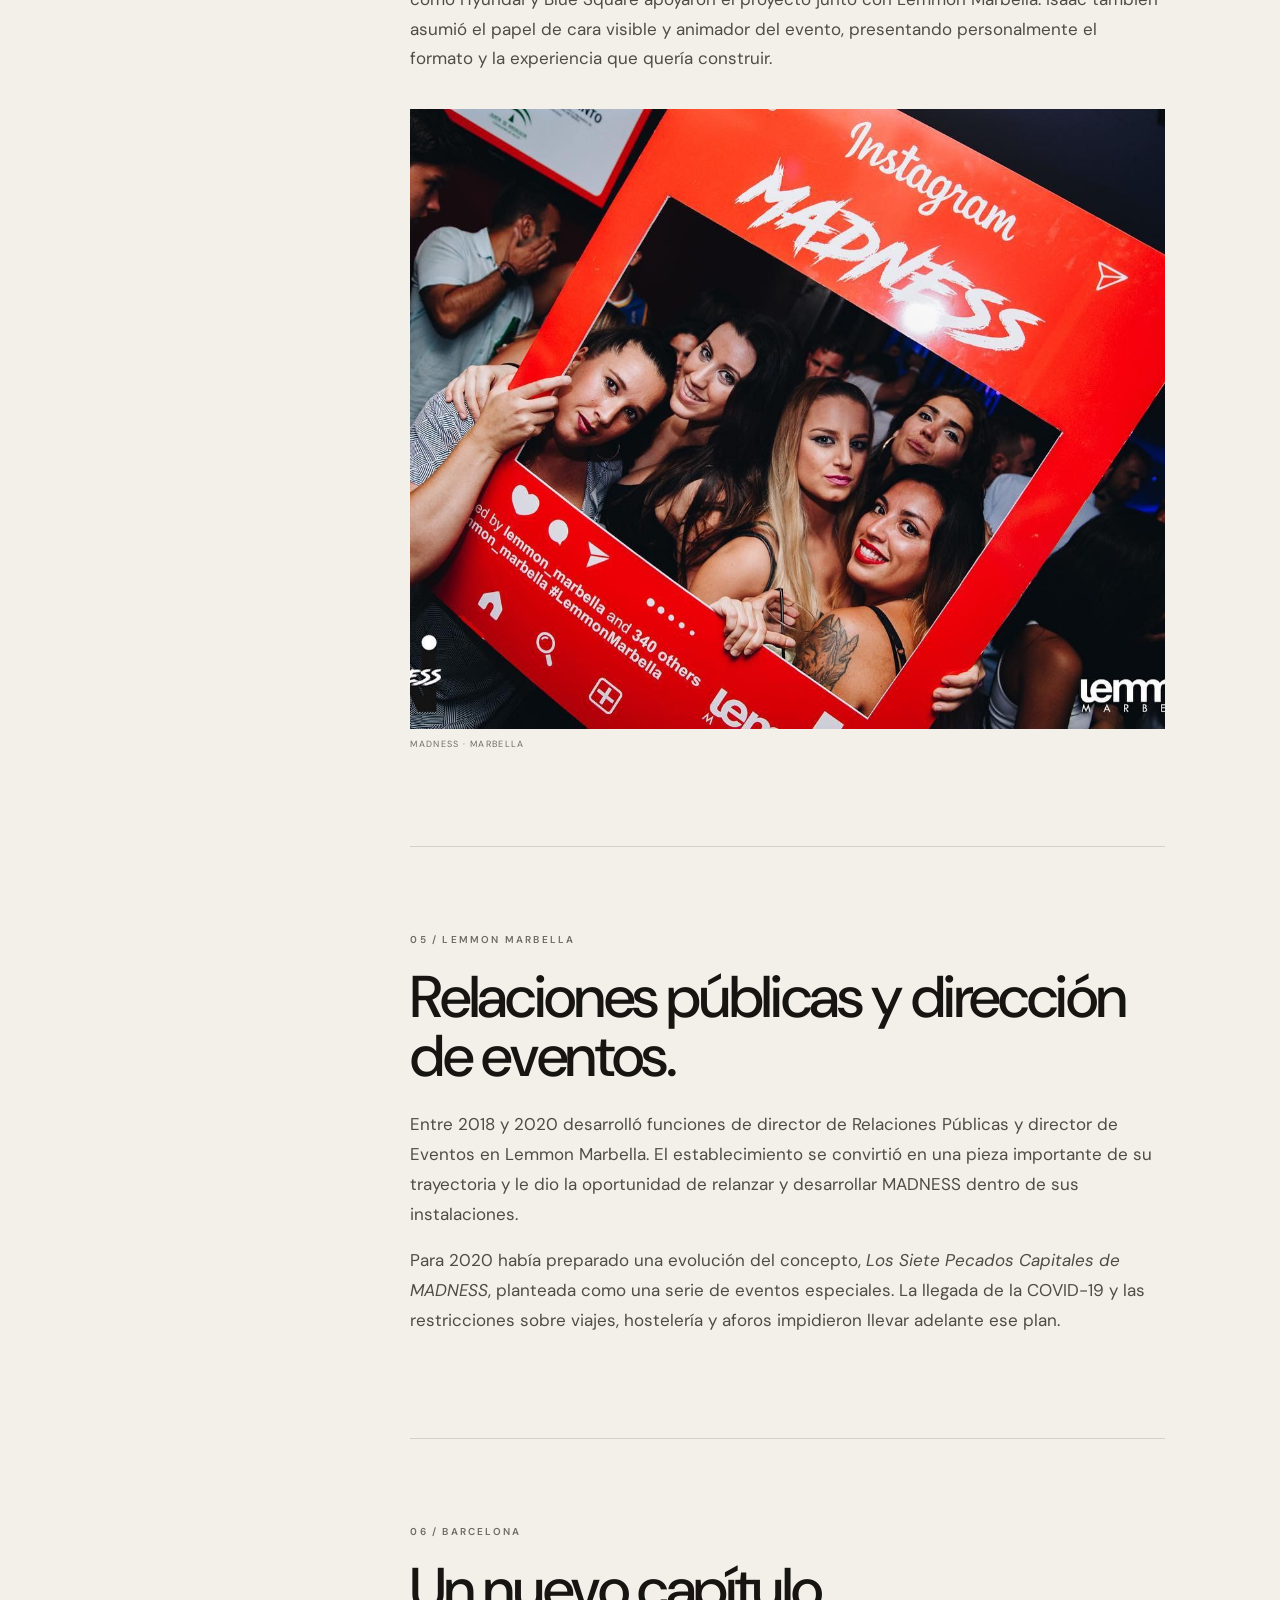
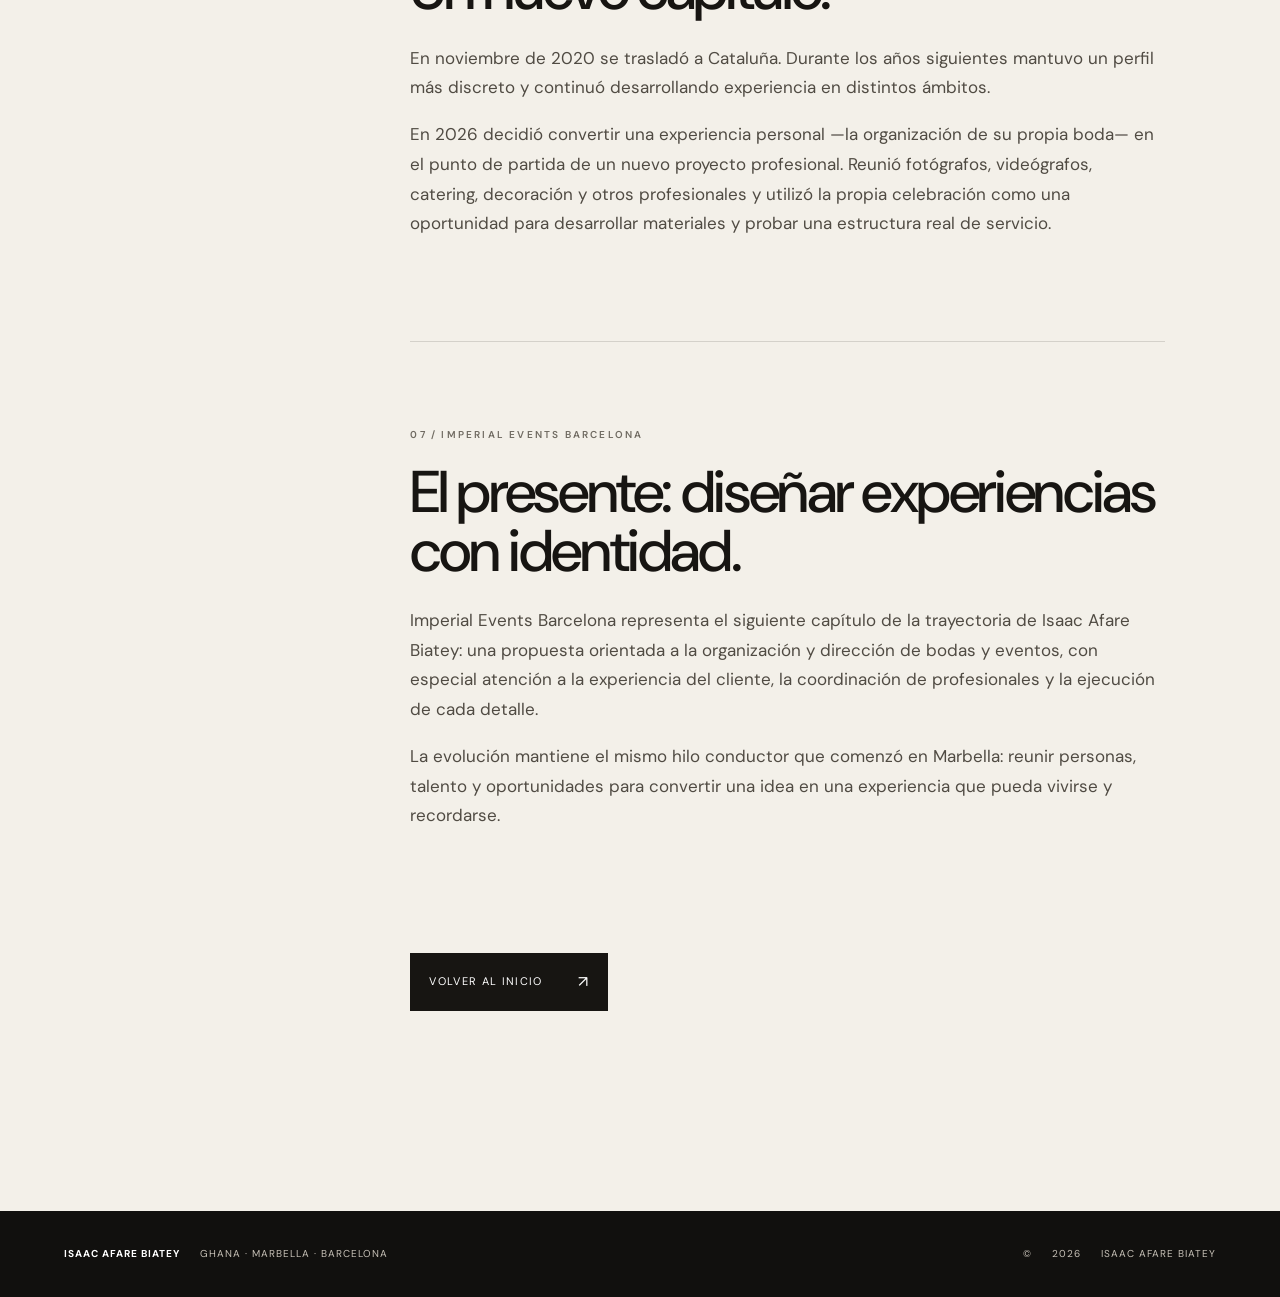
<file: biografia.html>
<!doctype html>
<html lang="es">
<head>
  <meta charset="utf-8">
  <meta name="viewport" content="width=device-width, initial-scale=1">
  <title>Biografía de Isaac Afare Biatey | Ghana, Marbella y Barcelona</title>
  <meta name="description" content="Biografía profesional de Isaac Afare Biatey: origen en Accra, trayectoria en Marbella, MM Management, MADNESS, Lemmon Marbella y nueva etapa con Imperial Events Barcelona.">
  <meta name="author" content="Isaac Afare Biatey">
  <meta name="theme-color" content="#11100e">
  <link rel="canonical" href="https://isaacafare.github.io/biografia.html">
  <meta property="og:type" content="profile">
  <meta property="og:site_name" content="Isaac Afare Biatey">
  <meta property="og:title" content="Biografía de Isaac Afare Biatey | Ghana, Marbella y Barcelona">
  <meta property="og:description" content="La trayectoria profesional de Isaac Afare Biatey entre Ghana, Marbella y Barcelona.">
  <meta property="og:url" content="https://isaacafare.github.io/biografia.html">
  <meta property="og:image" content="https://isaacafare.github.io/assets/images/isaac-hero.png">
  <meta property="og:image:alt" content="Isaac Afare Biatey con traje blanco">
  <meta name="twitter:card" content="summary_large_image">
  <meta name="twitter:title" content="Biografía de Isaac Afare Biatey">
  <meta name="twitter:description" content="Trayectoria profesional entre Ghana, Marbella y Barcelona.">
  <meta name="twitter:image" content="https://isaacafare.github.io/assets/images/isaac-hero.png">
  <link rel="stylesheet" href="styles.css">
  <script type="application/ld+json">
  {
    "@context":"https://schema.org",
    "@type":"ProfilePage",
    "@id":"https://isaacafare.github.io/biografia.html#profile",
    "url":"https://isaacafare.github.io/biografia.html",
    "name":"Biografía de Isaac Afare Biatey",
    "description":"Biografía profesional de Isaac Afare Biatey: origen en Accra, trayectoria en Marbella, MM Management, MADNESS, Lemmon Marbella y nueva etapa con Imperial Events Barcelona.",
    "mainEntity":{
      "@type":"Person",
      "@id":"https://isaacafare.github.io/#person",
      "name":"Isaac Afare Biatey",
      "url":"https://isaacafare.github.io/",
      "image":"https://isaacafare.github.io/assets/images/isaac-hero.png",
      "jobTitle":"Empresario y creador de eventos",
      "description":"Empresario y creador de eventos con una trayectoria profesional desarrollada entre Ghana, Marbella y Barcelona.",
      "birthPlace":{"@type":"Place","name":"Accra, Ghana"},
      "nationality":{"@type":"Country","name":"España"},
      "sameAs":[
        "https://es.linkedin.com/in/isaac-afare-biatey-a5a4b4178",
        "https://www.instagram.com/isaacafareofficial/",
        "https://es.pinterest.com/afarebiatey/"
      ]
    }
  }
  </script>
</head>

<body>
<header class="site-header">
  <a class="brand" href="index.html">IAB<span>.</span></a>
  <nav aria-label="Navegación principal"><a href="index.html#historia">Historia</a><a href="index.html#marbella">Marbella</a><a href="index.html#proyectos">Proyectos</a><a class="active" href="biografia.html">Biografía</a></nav>
  <a class="nav-cta" href="index.html#contacto">Contacto</a>
</header>
<main>
  <section class="bio-hero section">
    <div><p class="eyebrow">BIOGRAFÍA PROFESIONAL</p><h1>Isaac <em>Afare Biatey</em></h1><p class="hero-lead">Una trayectoria entre Ghana, Marbella y Barcelona, construida alrededor de la gestión, el talento, las relaciones y la creación de experiencias.</p></div>
    <img src="assets/images/isaac-hero.png" alt="Isaac Afare Biatey con traje blanco">
  </section>

  <section class="professional-portrait section" aria-label="Retrato profesional">
    <div class="professional-portrait-grid">
      <div>
        <p class="eyebrow">RETRATO PROFESIONAL</p>
        <h2>Una imagen que representa el presente.</h2>
        <p class="portrait-note">La imagen profesional actual de Isaac Afare Biatey, en una etapa centrada en dirección, proyectos y creación de experiencias.</p>
      </div>
      <figure><img src="assets/images/isaac-professional-black-suit.jpeg" alt="Isaac Afare Biatey con traje negro en un retrato profesional"><figcaption class="caption">Isaac Afare Biatey · Retrato profesional</figcaption></figure>
    </div>
  </section>

  <article class="bio-content section">
    <div class="bio-sidebar"><span>01</span><p>ORIGEN</p><span>02</span><p>MARBELLA</p><span>03</span><p>PROYECTOS</p><span>04</span><p>BARCELONA</p></div>
    <div class="bio-text">
      <section id="origen"><p class="eyebrow">01 / ORIGEN</p><h2>De Accra al sur de España.</h2><p>Isaac Afare Biatey nació en Accra, Ghana, en 1995 y cuenta con nacionalidad española. En España desarrolló su formación y comenzó a construir una trayectoria marcada por el deporte, la imagen, la comunicación y el contacto con personas de distintos ámbitos.</p><p>La experiencia en el modelaje le permitió ganar visibilidad y comprender desde dentro el valor de la imagen, las relaciones y una red profesional sólida.</p></section>
      <section id="marbella"><p class="eyebrow">02 / MARBELLA</p><h2>El lugar donde tomó forma su identidad profesional.</h2><p>En 2016 se trasladó de Jaén a Marbella, iniciando una de las etapas más importantes de su trayectoria. Comenzó en La Mafia Marbella y posteriormente pasó a Buda Marbella, donde asumió responsabilidades de dirección en hostelería y profundizó en el funcionamiento del ocio y las relaciones públicas.</p><p>Más adelante se incorporó a BYOU en el ámbito de la imagen y el modelaje, donde su experiencia previa como modelo le ayudó a comprender mejor la gestión del talento y a ampliar su red profesional.</p><img class="bio-image" src="assets/images/lemmon-marbella.jpeg" alt="Isaac Afare Biatey en Lemmon Marbella"><p class="caption">Marbella · Lemmon Marbella</p></section>
      <section><p class="eyebrow">03 / MM MANAGEMENT</p><h2>Del contacto con el talento a la gestión.</h2><p>Después de su etapa en BYOU, creó MM Management (Marbella Models Management), un proyecto propio de scouting y gestión de modelos, del que fue fundador y director general. El proyecto conectó modelos con campañas, marcas, revistas y otros trabajos comerciales.</p><p>Entre los talentos gestionados estuvo Josue Bernal. Más allá de cada trabajo, MM Management amplió la red de contactos profesionales que Isaac había ido construyendo en Marbella y preparó el terreno para su siguiente proyecto.</p></section>
      <section><p class="eyebrow">04 / MADNESS</p><h2>Crear un concepto propio de entretenimiento.</h2><p>De esa experiencia y de la red de contactos acumulada nació MADNESS Nights, un concepto propio de fiestas y entretenimiento creado y promovido por Isaac Afare Biatey en Marbella. La propuesta buscaba ofrecer algo diferente a una fiesta convencional, combinando música, actuaciones, imagen y una experiencia inspirada en referentes europeos y estadounidenses.</p><p>En sus primeras ediciones participaron artistas locales y colaboradores, mientras marcas como Hyundai y Blue Square apoyaron el proyecto junto con Lemmon Marbella. Isaac también asumió el papel de cara visible y animador del evento, presentando personalmente el formato y la experiencia que quería construir.</p><img class="bio-image" src="assets/images/madness.jpeg" alt="MADNESS en Lemmon Marbella"><p class="caption">MADNESS · Marbella</p></section>
      <section><p class="eyebrow">05 / LEMMON MARBELLA</p><h2>Relaciones públicas y dirección de eventos.</h2><p>Entre 2018 y 2020 desarrolló funciones de director de Relaciones Públicas y director de Eventos en Lemmon Marbella. El establecimiento se convirtió en una pieza importante de su trayectoria y le dio la oportunidad de relanzar y desarrollar MADNESS dentro de sus instalaciones.</p><p>Para 2020 había preparado una evolución del concepto, <em>Los Siete Pecados Capitales de MADNESS</em>, planteada como una serie de eventos especiales. La llegada de la COVID-19 y las restricciones sobre viajes, hostelería y aforos impidieron llevar adelante ese plan.</p></section>
      <section><p class="eyebrow">06 / BARCELONA</p><h2>Un nuevo capítulo.</h2><p>En noviembre de 2020 se trasladó a Cataluña. Durante los años siguientes mantuvo un perfil más discreto y continuó desarrollando experiencia en distintos ámbitos.</p><p>En 2026 decidió convertir una experiencia personal —la organización de su propia boda— en el punto de partida de un nuevo proyecto profesional. Reunió fotógrafos, videógrafos, catering, decoración y otros profesionales y utilizó la propia celebración como una oportunidad para desarrollar materiales y probar una estructura real de servicio.</p></section>
      <section id="imperial"><p class="eyebrow">07 / IMPERIAL EVENTS BARCELONA</p><h2>El presente: diseñar experiencias con identidad.</h2><p>Imperial Events Barcelona representa el siguiente capítulo de la trayectoria de Isaac Afare Biatey: una propuesta orientada a la organización y dirección de bodas y eventos, con especial atención a la experiencia del cliente, la coordinación de profesionales y la ejecución de cada detalle.</p><p>La evolución mantiene el mismo hilo conductor que comenzó en Marbella: reunir personas, talento y oportunidades para convertir una idea en una experiencia que pueda vivirse y recordarse.</p></section>
      <div class="bio-end"><a class="button button-dark" href="index.html">Volver al inicio <span>↗</span></a></div>
    </div>
  </article>
</main>
<footer class="footer"><div><strong>ISAAC AFARE BIATEY</strong><span>Ghana · Marbella · Barcelona</span></div><div>© <span id="year"></span> Isaac Afare Biatey</div></footer>
<script src="script.js"></script>
</body>
</html>
</file>
<file: styles.css>
@import url('https://fonts.googleapis.com/css2?family=DM+Sans:wght@400;500;600&family=Playfair+Display:ital,wght@0,500;0,600;1,500;1,600&display=swap');
:root{--ink:#171512;--paper:#f3f0e9;--soft:#e7e1d6;--muted:#706b62;--line:rgba(23,21,18,.14);--white:#fff;--accent:#b28a4b}
*{box-sizing:border-box}html{scroll-behavior:smooth}body{margin:0;background:var(--paper);color:var(--ink);font-family:'DM Sans',Arial,sans-serif;line-height:1.6}a{color:inherit;text-decoration:none}img{display:block;width:100%;height:100%;object-fit:cover}.site-header{height:82px;display:flex;align-items:center;justify-content:space-between;padding:0 5vw;border-bottom:1px solid var(--line);position:sticky;top:0;z-index:20;background:rgba(243,240,233,.92);backdrop-filter:blur(14px)}.brand{font-weight:600;letter-spacing:.08em;font-size:19px}.brand span{color:var(--accent)}nav{display:flex;gap:32px;font-size:13px;letter-spacing:.04em}nav a{opacity:.72;transition:.2s}nav a:hover,nav a.active{opacity:1}.nav-cta{font-size:12px;text-transform:uppercase;letter-spacing:.13em;border-bottom:1px solid var(--ink);padding-bottom:3px}.hero{min-height:calc(100vh - 82px);display:grid;grid-template-columns:48% 52%;position:relative}.hero-copy{padding:11vh 7vw 10vh 9vw;display:flex;flex-direction:column;justify-content:center}.eyebrow,.section-kicker{font-size:10px;letter-spacing:.22em;text-transform:uppercase;font-weight:600;color:var(--muted);margin:0 0 20px}.hero h1{font-size:clamp(62px,8.6vw,140px);line-height:.84;letter-spacing:-.06em;margin:0 0 34px;font-weight:500}.hero h1 em,.section h2 em,.section h2 span,.bio-hero h1 em{font-family:'Playfair Display',serif;font-weight:500;font-style:italic}.hero-lead{font-size:18px;max-width:520px;color:#4d4942;line-height:1.55}.hero-actions{display:flex;align-items:center;gap:26px;margin-top:28px}.button{display:inline-flex;align-items:center;justify-content:space-between;gap:35px;padding:15px 18px;font-size:11px;text-transform:uppercase;letter-spacing:.12em;border:1px solid transparent;transition:.25s}.button span{font-size:16px}.button-dark{background:var(--ink);color:var(--white)}.button-dark:hover{background:#2b2823;transform:translateY(-2px)}.button-light{background:transparent;border-color:rgba(255,255,255,.5);color:white}.button-light:hover{background:white;color:var(--ink)}.text-link,.arrow-link{font-size:12px;text-transform:uppercase;letter-spacing:.1em;border-bottom:1px solid currentColor;padding-bottom:4px}.arrow-link{display:inline-flex;gap:25px;margin-top:18px}.hero-photo{position:relative;min-height:720px;overflow:hidden;background:#d7d0c4}.hero-photo img{object-position:center 28%;filter:saturate(.92)}.photo-credit{position:absolute;right:18px;bottom:15px;background:rgba(0,0,0,.55);color:#fff;padding:5px 8px;font-size:9px;letter-spacing:.08em}.hero-mark{position:absolute;bottom:24px;left:5vw;font-size:11px;letter-spacing:.15em;color:var(--muted)}.section{padding:120px 9vw}.intro{background:#f8f5ef}.intro-grid{display:grid;grid-template-columns:1.1fr .9fr;gap:12vw}.section h2{font-size:clamp(38px,5.3vw,76px);line-height:.98;letter-spacing:-.04em;font-weight:500;margin:0}.intro-grid p{max-width:620px;color:#4e4942}.marbella-feature{display:grid;grid-template-columns:52% 48%;background:var(--ink);color:white}.feature-image{min-height:720px}.feature-copy{padding:100px 9vw;display:flex;flex-direction:column;justify-content:center}.feature-copy .eyebrow{color:#c7bba9}.feature-copy h2{font-size:clamp(40px,4.7vw,68px);line-height:1.03;letter-spacing:-.04em;font-weight:500;margin:0 0 30px}.feature-copy p{color:#cfc9c0;max-width:600px}.feature-copy .button{align-self:flex-start;margin-top:22px}.light{color:#d2c6b5}.projects{background:var(--paper)}.section-heading{display:grid;grid-template-columns:1.15fr .85fr;gap:12vw;align-items:end;margin-bottom:60px}.section-heading p,.gallery-head p{color:var(--muted);max-width:400px}.project-grid{display:grid;grid-template-columns:1.35fr .82fr .82fr;gap:20px}.project-card{min-width:0}.project-image{height:360px;background:var(--soft);overflow:hidden}.project-card-large .project-image{height:480px}.project-image img{transition:transform .7s}.project-card:hover img{transform:scale(1.035)}.project-meta{display:flex;justify-content:space-between;padding:14px 0 8px;border-bottom:1px solid var(--line);font-size:9px;letter-spacing:.15em;color:var(--muted)}.project-card h3{font-family:'Playfair Display',serif;font-size:34px;font-weight:500;margin:17px 0 5px}.project-card p{color:#5e5951;font-size:14px;max-width:520px}.timeline{background:#e9e3d8}.timeline-grid{display:grid;grid-template-columns:.9fr 1.1fr;gap:14vw}.muted{color:var(--muted);max-width:360px}.timeline-list{border-top:1px solid var(--line)}.timeline-item{display:grid;grid-template-columns:90px 1fr;gap:28px;padding:22px 0;border-bottom:1px solid var(--line)}.timeline-item>span{font-size:11px;letter-spacing:.08em;color:var(--muted)}.timeline-item h3{font-size:19px;margin:0 0 3px}.timeline-item p{margin:0;color:var(--muted);font-size:13px}.quote-section{background:#171512;color:#f4efe6;padding:150px 9vw}.quote-inner{max-width:1000px;margin:auto}.quote-mark{font-family:'Playfair Display',serif;font-size:100px;line-height:.5;margin:0 0 35px;color:#b9a27e}.quote-section blockquote{font-family:'Playfair Display',serif;font-size:clamp(34px,4.5vw,65px);line-height:1.1;margin:0;font-weight:500}.quote-author{margin-top:35px;color:#a9a297;font-size:11px;letter-spacing:.16em;text-transform:uppercase}.gallery-head{display:flex;justify-content:space-between;align-items:end;margin-bottom:50px}.gallery-grid{display:grid;grid-template-columns:.9fr .7fr 1.25fr;gap:18px;align-items:stretch}.gallery-item{height:480px;margin:0;overflow:hidden}.gallery-item.tall{height:600px}.gallery-item.wide{height:520px}.gallery-item img{transition:transform .6s}.gallery-item:hover img{transform:scale(1.03)}.current{display:grid;grid-template-columns:1.15fr .85fr;gap:12vw;background:#e6dfd3}.current-copy h2{max-width:780px;margin-bottom:30px}.current-copy p{max-width:650px;color:#565149}.current-side{display:flex;flex-direction:column;justify-content:center;align-items:flex-end;font-size:clamp(28px,4vw,60px);font-family:'Playfair Display',serif;font-style:italic;color:#8e887f}.contact{background:#f8f5ef}.contact h2{font-size:clamp(50px,7vw,100px);max-width:800px;margin-bottom:20px}.contact>p{color:var(--muted);max-width:480px}.contact-links{display:flex;gap:40px;margin-top:50px;border-top:1px solid var(--line);padding-top:24px}.contact-links a{font-size:11px;letter-spacing:.12em;text-transform:uppercase;display:flex;gap:30px}.footer{padding:35px 5vw;display:flex;justify-content:space-between;gap:20px;background:#11100e;color:#c7c1b7;font-size:10px;letter-spacing:.1em;text-transform:uppercase}.footer div{display:flex;gap:20px}.footer strong{color:white}.professional-portrait{padding-top:30px;padding-bottom:90px;background:#f8f5ef}.professional-portrait-grid{display:grid;grid-template-columns:.8fr .9fr;gap:12vw;align-items:center}.professional-portrait h2{font-size:clamp(38px,5vw,72px);line-height:.98;letter-spacing:-.04em;font-weight:500;margin:0 0 25px}.portrait-note{max-width:520px;color:#565149;font-size:16px}.professional-portrait figure{margin:0}.professional-portrait figure img{height:720px;object-position:center 35%}.professional-portrait figcaption{margin-top:10px}.gallery-item.professional-portrait{grid-column:2;height:560px}.gallery-item.professional-portrait img{object-position:center 35%}..bio-hero{display:grid;grid-template-columns:1fr .6fr;gap:10vw;align-items:end;padding-top:100px;padding-bottom:80px}.bio-hero h1{font-size:clamp(55px,8vw,120px);line-height:.9;letter-spacing:-.06em;font-weight:500;margin:0 0 30px}.bio-hero img{height:650px}.bio-content{display:grid;grid-template-columns:180px 1fr;gap:9vw;padding-top:40px}.bio-sidebar{position:sticky;top:130px;height:max-content;display:grid;grid-template-columns:40px 1fr;gap:6px 12px;font-size:9px;letter-spacing:.12em;color:var(--muted);text-transform:uppercase}.bio-text{max-width:850px}.bio-text section{padding:85px 0;border-top:1px solid var(--line)}.bio-text section:first-child{border-top:0;padding-top:0}.bio-text h2{font-size:clamp(35px,4.6vw,65px);line-height:1;letter-spacing:-.04em;font-weight:500;margin:0 0 25px}.bio-text p:not(.eyebrow):not(.caption){font-size:17px;line-height:1.75;color:#504b43;max-width:760px}.bio-image{height:620px;margin-top:35px}.caption{font-size:9px!important;text-transform:uppercase;letter-spacing:.15em;color:var(--muted)!important;margin-top:8px}.bio-end{padding:20px 0 80px}
@media(max-width:900px){nav{display:none}.site-header{height:68px}.hero,.marbella-feature,.bio-hero,.bio-content,.current{grid-template-columns:1fr}.hero-photo{min-height:72vh;order:-1}.hero-copy{padding:70px 7vw 85px}.hero-mark{display:none}.intro-grid,.section-heading,.timeline-grid{grid-template-columns:1fr;gap:45px}.section{padding:85px 7vw}.feature-image{min-height:65vh}.feature-copy{padding:75px 7vw}.project-grid{grid-template-columns:1fr}.project-card-large .project-image,.project-image{height:450px}.gallery-head{display:block}.gallery-grid{grid-template-columns:1fr 1fr}.gallery-item.tall,.gallery-item,.gallery-item.wide{height:430px}.gallery-item.wide{grid-column:1/-1}.quote-section{padding:100px 7vw}.current-side{align-items:flex-start;border-top:1px solid var(--line);padding-top:30px}.contact-links{flex-direction:column;gap:22px}.footer{flex-direction:column}.professional-portrait{padding-top:30px;padding-bottom:90px;background:#f8f5ef}.professional-portrait-grid{display:grid;grid-template-columns:.8fr .9fr;gap:12vw;align-items:center}.professional-portrait h2{font-size:clamp(38px,5vw,72px);line-height:.98;letter-spacing:-.04em;font-weight:500;margin:0 0 25px}.portrait-note{max-width:520px;color:#565149;font-size:16px}.professional-portrait figure{margin:0}.professional-portrait figure img{height:720px;object-position:center 35%}.professional-portrait figcaption{margin-top:10px}.gallery-item.professional-portrait{grid-column:2;height:560px}.gallery-item.professional-portrait img{object-position:center 35%}..professional-portrait-grid{grid-template-columns:1fr;gap:45px}.professional-portrait figure img{height:650px}.gallery-item.professional-portrait{grid-column:1/-1;height:520px}.bio-hero{padding-top:70px}.bio-hero img{height:600px}.bio-sidebar{display:none}.bio-content{padding-top:0}.bio-text p:not(.eyebrow):not(.caption){font-size:16px}}
@media(max-width:560px){.hero h1{font-size:60px}.hero-photo{min-height:62vh}.project-card-large .project-image,.project-image{height:360px}.gallery-grid{grid-template-columns:1fr}.gallery-item.tall,.gallery-item,.gallery-item.wide{height:430px;grid-column:auto}.bio-hero img{height:520px}.professional-portrait figure img{height:520px}.gallery-item.professional-portrait{height:430px}.footer div{flex-direction:column;gap:5px}.nav-cta{display:none}}
</file>
